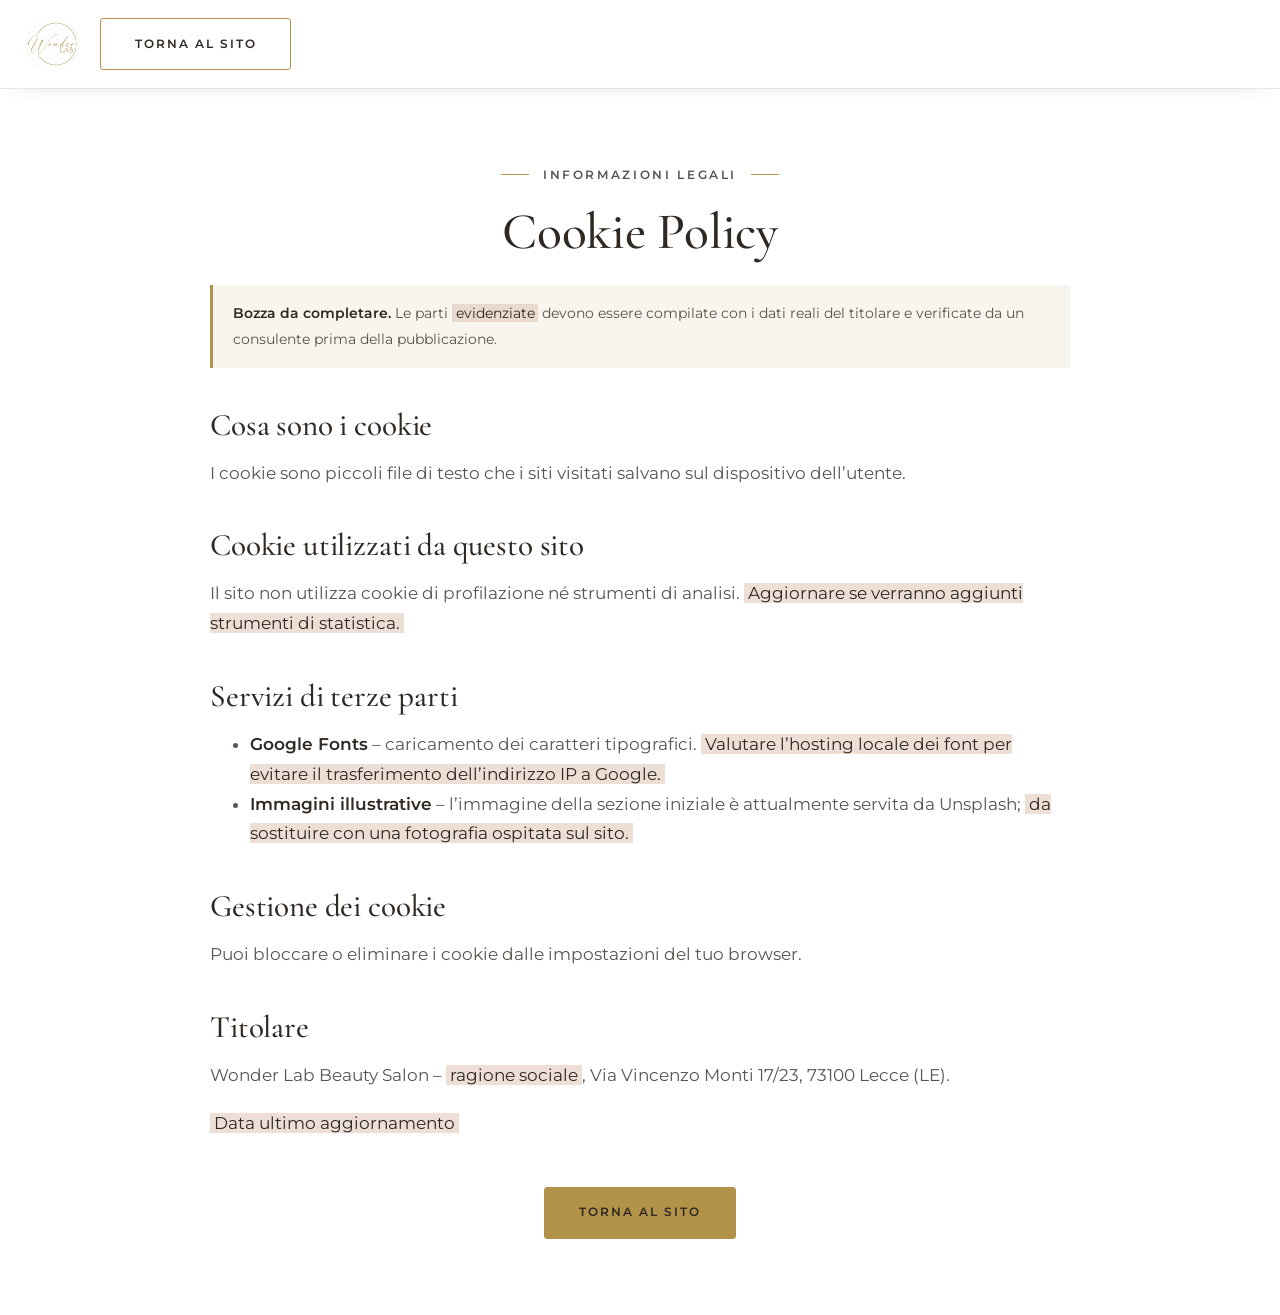
<file: cookie-policy.html>
<!doctype html>
<html lang="it">
<head>
  <meta charset="utf-8">
  <meta name="viewport" content="width=device-width, initial-scale=1">
  <title>Cookie Policy | Wonder Lab Beauty Salon Lecce</title>
  <meta name="robots" content="noindex">
  <link rel="icon" type="image/webp" href="assets/img/wonder-lab-logo.webp">
  <link rel="preconnect" href="https://fonts.googleapis.com">
  <link rel="preconnect" href="https://fonts.gstatic.com" crossorigin>
  <link href="https://fonts.googleapis.com/css2?family=Cormorant+Garamond:wght@500;600&family=Montserrat:wght@400;500;600&display=swap" rel="stylesheet">
  <link rel="stylesheet" href="css/styles.css">
  <style>
    .legal { padding-block: clamp(3rem, 6vw, 6rem); }
    .legal h1 { font-size: var(--fs-h2); margin-bottom: 1.5rem; text-align: center; }
    .legal h2 { font-size: var(--fs-h3); margin: 2.5rem 0 1rem; }
    .legal p, .legal li { color: var(--text-soft); }
    .legal .todo { background: var(--ivory); border-left: 3px solid var(--gold); padding: 1rem 1.25rem; margin: 0 0 2rem; font-size: .9rem; }
    .legal mark { background: rgba(216,185,164,.45); color: var(--espresso); padding: 0 .25em; }
    .legal .back { text-align: center; margin-top: 3rem; }
  </style>
</head>
<body>
  <header class="site-header is-scrolled">
    <div class="container header-inner">
      <a class="brand" href="index.html" aria-label="Wonder Lab – torna alla home"><img src="assets/img/wonder-lab-logo.webp" alt="Wonder Lab" width="800" height="800" class="brand-logo"></a>
      <a class="btn btn-secondary btn-small" href="index.html">Torna al sito</a>
    </div>
  </header>
  <main class="legal container container-narrow">
    <p class="eyebrow" style="display:flex;justify-content:center">Informazioni legali</p>
    <h1>Cookie Policy</h1>
    <p class="todo"><strong>Bozza da completare.</strong> Le parti <mark>evidenziate</mark> devono essere compilate con i dati reali del titolare e verificate da un consulente prima della pubblicazione.</p>
    <h2>Cosa sono i cookie</h2>
    <p>I cookie sono piccoli file di testo che i siti visitati salvano sul dispositivo dell’utente.</p>
    <h2>Cookie utilizzati da questo sito</h2>
    <p>Il sito non utilizza cookie di profilazione né strumenti di analisi. <mark>Aggiornare se verranno aggiunti strumenti di statistica.</mark></p>
    <h2>Servizi di terze parti</h2>
    <ul>
      <li><strong>Google Fonts</strong> – caricamento dei caratteri tipografici. <mark>Valutare l’hosting locale dei font per evitare il trasferimento dell’indirizzo IP a Google.</mark></li>
      <li><strong>Immagini illustrative</strong> – l’immagine della sezione iniziale è attualmente servita da Unsplash; <mark>da sostituire con una fotografia ospitata sul sito.</mark></li>
    </ul>
    <h2>Gestione dei cookie</h2>
    <p>Puoi bloccare o eliminare i cookie dalle impostazioni del tuo browser.</p>
    <h2>Titolare</h2>
    <p>Wonder Lab Beauty Salon – <mark>ragione sociale</mark>, Via Vincenzo Monti 17/23, 73100 Lecce (LE).</p>
    <p><mark>Data ultimo aggiornamento</mark></p>
    <p class="back"><a class="btn btn-primary" href="index.html">Torna al sito</a></p>
  </main>
</body>
</html>
</file>
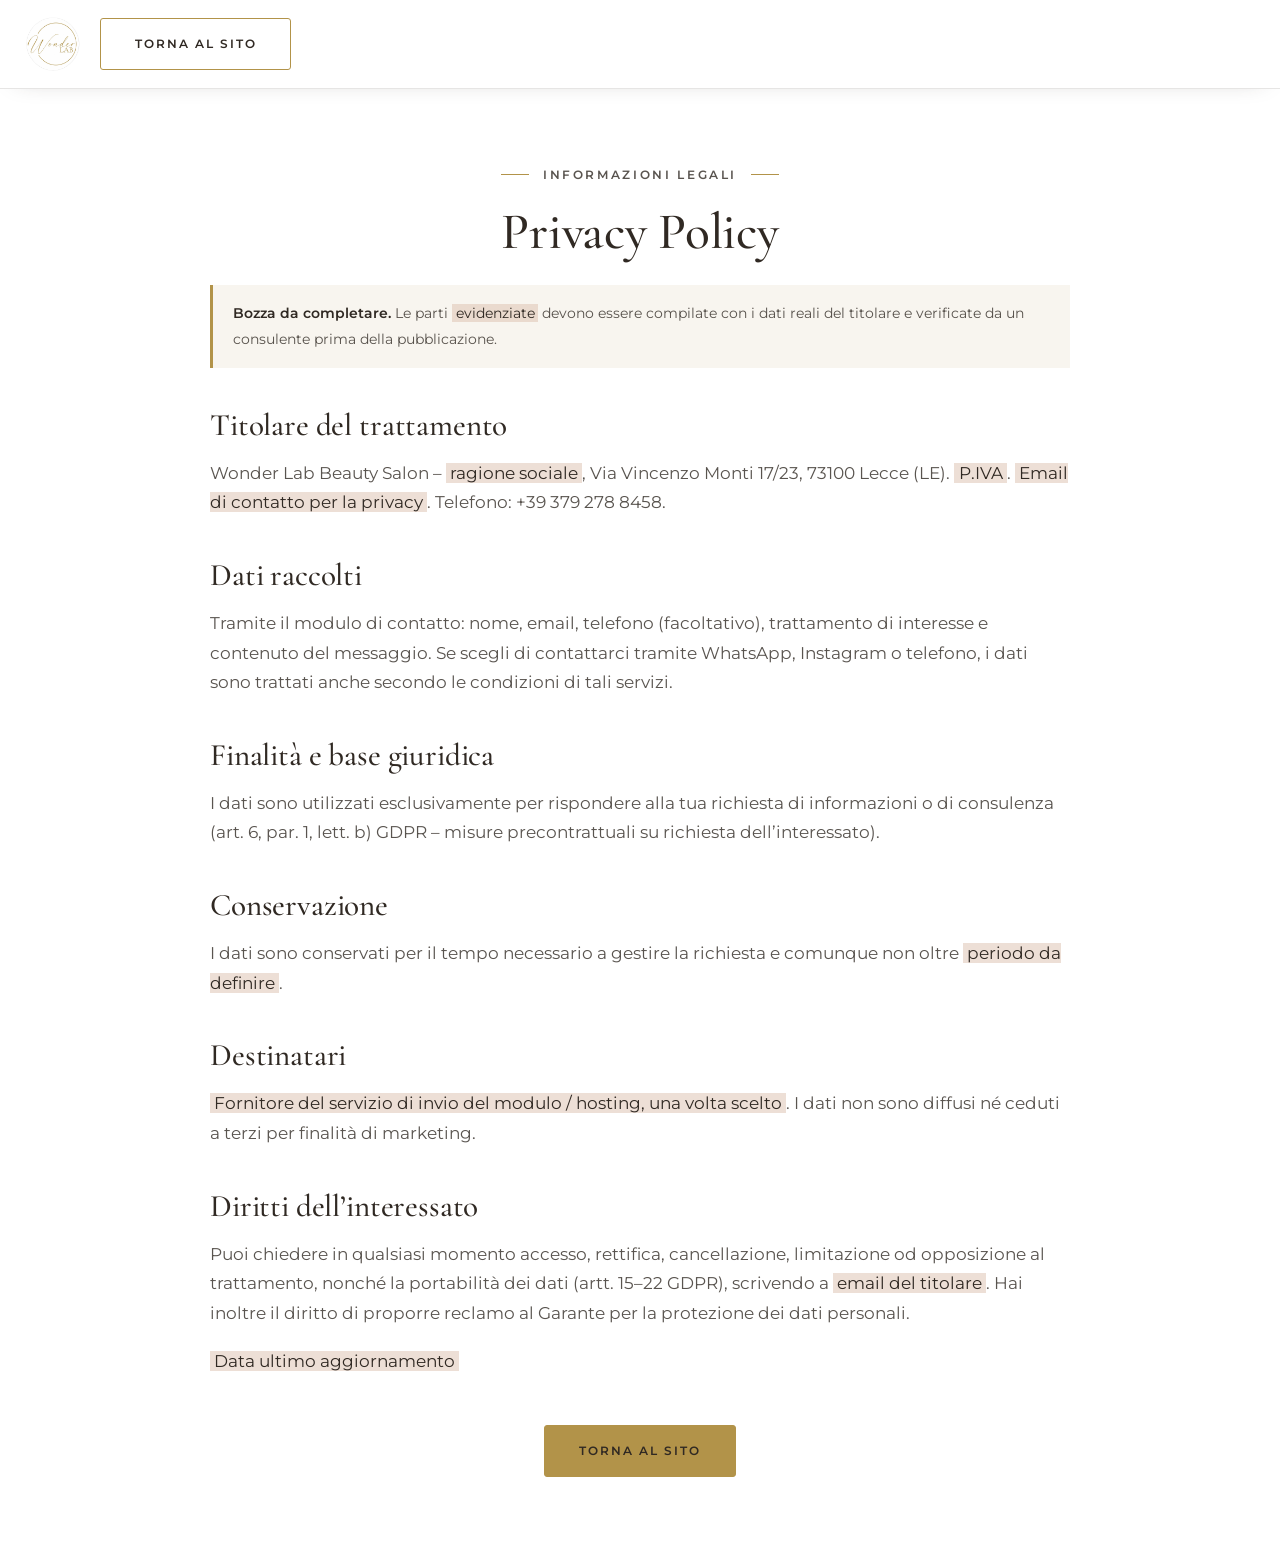
<file: privacy-policy.html>
<!doctype html>
<html lang="it">
<head>
  <meta charset="utf-8">
  <meta name="viewport" content="width=device-width, initial-scale=1">
  <title>Privacy Policy | Wonder Lab Beauty Salon Lecce</title>
  <meta name="robots" content="noindex">
  <link rel="icon" type="image/webp" href="assets/img/wonder-lab-logo.webp">
  <link rel="preconnect" href="https://fonts.googleapis.com">
  <link rel="preconnect" href="https://fonts.gstatic.com" crossorigin>
  <link href="https://fonts.googleapis.com/css2?family=Cormorant+Garamond:wght@500;600&family=Montserrat:wght@400;500;600&display=swap" rel="stylesheet">
  <link rel="stylesheet" href="css/styles.css">
  <style>
    .legal { padding-block: clamp(3rem, 6vw, 6rem); }
    .legal h1 { font-size: var(--fs-h2); margin-bottom: 1.5rem; text-align: center; }
    .legal h2 { font-size: var(--fs-h3); margin: 2.5rem 0 1rem; }
    .legal p, .legal li { color: var(--text-soft); }
    .legal .todo { background: var(--ivory); border-left: 3px solid var(--gold); padding: 1rem 1.25rem; margin: 0 0 2rem; font-size: .9rem; }
    .legal mark { background: rgba(216,185,164,.45); color: var(--espresso); padding: 0 .25em; }
    .legal .back { text-align: center; margin-top: 3rem; }
  </style>
</head>
<body>
  <header class="site-header is-scrolled">
    <div class="container header-inner">
      <a class="brand" href="index.html" aria-label="Wonder Lab – torna alla home"><img src="assets/img/wonder-lab-logo.webp" alt="Wonder Lab" width="800" height="800" class="brand-logo"></a>
      <a class="btn btn-secondary btn-small" href="index.html">Torna al sito</a>
    </div>
  </header>
  <main class="legal container container-narrow">
    <p class="eyebrow" style="display:flex;justify-content:center">Informazioni legali</p>
    <h1>Privacy Policy</h1>
    <p class="todo"><strong>Bozza da completare.</strong> Le parti <mark>evidenziate</mark> devono essere compilate con i dati reali del titolare e verificate da un consulente prima della pubblicazione.</p>
    <h2>Titolare del trattamento</h2>
    <p>Wonder Lab Beauty Salon – <mark>ragione sociale</mark>, Via Vincenzo Monti 17/23, 73100 Lecce (LE). <mark>P.IVA</mark>. <mark>Email di contatto per la privacy</mark>. Telefono: +39 379 278 8458.</p>
    <h2>Dati raccolti</h2>
    <p>Tramite il modulo di contatto: nome, email, telefono (facoltativo), trattamento di interesse e contenuto del messaggio. Se scegli di contattarci tramite WhatsApp, Instagram o telefono, i dati sono trattati anche secondo le condizioni di tali servizi.</p>
    <h2>Finalità e base giuridica</h2>
    <p>I dati sono utilizzati esclusivamente per rispondere alla tua richiesta di informazioni o di consulenza (art. 6, par. 1, lett. b) GDPR – misure precontrattuali su richiesta dell’interessato).</p>
    <h2>Conservazione</h2>
    <p>I dati sono conservati per il tempo necessario a gestire la richiesta e comunque non oltre <mark>periodo da definire</mark>.</p>
    <h2>Destinatari</h2>
    <p><mark>Fornitore del servizio di invio del modulo / hosting, una volta scelto</mark>. I dati non sono diffusi né ceduti a terzi per finalità di marketing.</p>
    <h2>Diritti dell’interessato</h2>
    <p>Puoi chiedere in qualsiasi momento accesso, rettifica, cancellazione, limitazione od opposizione al trattamento, nonché la portabilità dei dati (artt. 15–22 GDPR), scrivendo a <mark>email del titolare</mark>. Hai inoltre il diritto di proporre reclamo al Garante per la protezione dei dati personali.</p>
    <p><mark>Data ultimo aggiornamento</mark></p>
    <p class="back"><a class="btn btn-primary" href="index.html">Torna al sito</a></p>
  </main>
</body>
</html>
</file>
<file: css/styles.css>
/* =========================================================
   WONDER LAB — Luxury Beauty Boutique
   Sfondi sezione alternati: #FFFFFF / #EFDFD0
   Accenti e CTA: #B29349
   Box, tendine e form: sempre su un colore diverso dalla sezione
   ========================================================= */

:root {
  --white: #FFFFFF;
  --sand: #EFDFD0;
  --ivory: #F8F5EF;
  --gold: #B29349;
  --nude: #D8B9A4;
  --espresso: #302923;

  --text: var(--espresso);
  --text-soft: rgba(48, 41, 35, 0.8);
  --line: rgba(178, 147, 73, 0.55);
  --line-soft: rgba(48, 41, 35, 0.12);

  --serif: "Cormorant Garamond", "Times New Roman", Georgia, serif;
  --sans: "Montserrat", system-ui, -apple-system, "Segoe UI", sans-serif;

  --fs-h1: clamp(2.4rem, 1.55rem + 3.6vw, 5.1rem);      /* 38 → 82px */
  --fs-h2: clamp(2rem, 1.45rem + 2.2vw, 3.6rem);        /* 32 → 58px */
  --fs-h3: clamp(1.55rem, 1.35rem + 0.75vw, 2.1rem);    /* 25 → 34px */
  --fs-body: clamp(0.95rem, 0.9rem + 0.2vw, 1.0625rem); /* 15 → 17px */
  --fs-eyebrow: 0.75rem;

  --container: 1220px;
  --gutter: clamp(1rem, 0.5rem + 2.5vw, 2.5rem);
  --section-y: clamp(4.5rem, 3rem + 6vw, 8.5rem);
  --radius: 4px;
  --header-h: 88px;

  --ease: cubic-bezier(.22, .61, .36, 1);
}

/* ---------- Reset essenziale ---------- */
*, *::before, *::after { box-sizing: border-box; }
html { -webkit-text-size-adjust: 100%; scroll-behavior: smooth; scroll-padding-top: calc(var(--header-h) + 8px); }
body {
  margin: 0;
  background: var(--white);
  color: var(--text);
  font-family: var(--sans);
  font-size: var(--fs-body);
  line-height: 1.75;
  -webkit-font-smoothing: antialiased;
  text-rendering: optimizeLegibility;
  overflow-x: hidden;
}
@supports (overflow: clip) { html, body { overflow-x: clip; } }
img { display: block; max-width: 100%; height: auto; }
a { color: inherit; }
ul[role="list"], ol { list-style: none; margin: 0; padding: 0; }
h1, h2, h3 {
  font-family: var(--serif);
  font-weight: 500;
  line-height: 1.12;
  letter-spacing: -0.005em;
  margin: 0;
  color: var(--espresso);
  text-wrap: balance;
}
h1 { font-size: var(--fs-h1); }
h2 { font-size: var(--fs-h2); }
h3 { font-size: var(--fs-h3); font-weight: 600; }
p { margin: 0 0 1.1em; }
p:last-child { margin-bottom: 0; }
strong { font-weight: 600; color: var(--espresso); }
address { font-style: normal; }

.sr-only {
  position: absolute !important; width: 1px; height: 1px; padding: 0; margin: -1px;
  overflow: hidden; clip: rect(0 0 0 0); white-space: nowrap; border: 0;
}
.skip-link {
  position: absolute; left: 1rem; top: -100px; z-index: 200;
  background: var(--espresso); color: var(--white); padding: .75rem 1.25rem;
  font-size: .85rem; text-decoration: none; border-radius: var(--radius);
}
.skip-link:focus { top: 1rem; }
:focus-visible { outline: 2px solid var(--espresso); outline-offset: 3px; border-radius: 2px; }

.container {
  width: 100%;
  max-width: calc(var(--container) + var(--gutter) * 2);
  margin-inline: auto;
  padding-inline: var(--gutter);
}
.container-narrow { max-width: calc(860px + var(--gutter) * 2); }

/* ---------- Sezioni: alternanza bianco / sabbia ---------- */
.section { padding-block: var(--section-y); }
.bg-white { background: var(--white); --box-bg: var(--sand); }
.bg-sand  { background: var(--sand);  --box-bg: var(--white); }

.section-head {
  text-align: center;
  max-width: 820px;
  margin: 0 auto clamp(2.75rem, 2rem + 3vw, 4.5rem);
}
.section-intro { margin-top: 1.5rem; color: var(--text-soft); font-size: calc(var(--fs-body) * 1.03); }

.eyebrow {
  display: inline-flex;
  align-items: center;
  gap: .9rem;
  font-size: var(--fs-eyebrow);
  font-weight: 600;
  letter-spacing: .22em;
  text-transform: uppercase;
  color: var(--espresso);
  margin: 0 0 1.25rem;
  line-height: 1.5;
}
.eyebrow::before, .eyebrow::after { content: ""; width: 28px; height: 1px; background: var(--gold); flex: none; }

/* ---------- Pulsanti ----------
   Primario: oro #B29349 con testo espresso (contrasto 4.9:1, AA).
   Hover: espresso con testo bianco. */
.btn {
  display: inline-flex;
  align-items: center;
  justify-content: center;
  gap: .5rem;
  min-height: 52px;
  padding: .95rem 2.1rem;
  font-family: var(--sans);
  font-size: .78rem;
  font-weight: 600;
  letter-spacing: .16em;
  text-transform: uppercase;
  text-decoration: none;
  text-align: center;
  line-height: 1.3;
  border-radius: 3px;
  border: 1px solid var(--gold);
  cursor: pointer;
  transition: background-color .35s var(--ease), color .35s var(--ease), border-color .35s var(--ease), transform .35s var(--ease);
}
.btn-primary { background: var(--gold); color: var(--espresso); }
.btn-primary:hover { background: var(--espresso); border-color: var(--espresso); color: var(--white); transform: translateY(-1px); }
.btn-secondary { background: transparent; color: var(--espresso); }
.btn-secondary:hover { background: var(--gold); color: var(--espresso); }
.btn-block { width: 100%; }
.btn-row { display: flex; flex-wrap: wrap; justify-content: center; gap: 1rem; }
.section-cta { text-align: center; margin-top: clamp(2.75rem, 2rem + 2.5vw, 4rem); }

.line-icon {
  width: 34px; height: 34px;
  fill: none; stroke: var(--gold); stroke-width: 1.2;
  stroke-linecap: round; stroke-linejoin: round;
}

/* =========================================================
   1. HEADER
   ========================================================= */
.site-header {
  position: sticky;
  top: 0;
  z-index: 100;
  background: rgba(255, 255, 255, 0.97);
  border-bottom: 1px solid transparent;
  transition: border-color .4s var(--ease), box-shadow .4s var(--ease);
}
@supports (backdrop-filter: blur(8px)) {
  .site-header { background: rgba(255, 255, 255, 0.92); backdrop-filter: saturate(1.2) blur(10px); }
}
.site-header.is-scrolled { border-bottom-color: var(--line-soft); box-shadow: 0 6px 24px -18px rgba(48, 41, 35, .35); }

.header-inner {
  display: flex;
  align-items: center;
  gap: clamp(1rem, 1.6vw, 2rem);
  min-height: var(--header-h);
  max-width: 1480px;
  margin-inline: auto;
  padding-inline: clamp(1rem, 2vw, 2.5rem);
}

.brand {
  display: inline-flex;
  align-items: center;
  gap: .8rem;
  flex: none;
  text-decoration: none;
  border-radius: 4px;
}
.brand-logo { width: 62px; height: 62px; border-radius: 50%; flex: none; transition: width .35s var(--ease), height .35s var(--ease); }
.site-header.is-scrolled .brand-logo { width: 54px; height: 54px; }
.brand-text { display: flex; flex-direction: column; line-height: 1; }
.brand-name {
  font-family: var(--serif);
  font-size: 1.65rem;
  font-weight: 600;
  letter-spacing: .01em;
  color: var(--espresso);
  white-space: nowrap;
}
.brand-sub {
  margin-top: .38rem;
  font-size: .6rem;
  font-weight: 600;
  letter-spacing: .3em;
  text-transform: uppercase;
  color: var(--espresso);
  white-space: nowrap;
}

.desktop-nav { flex: 1; display: flex; justify-content: center; min-width: 0; }
.nav-list {
  display: flex;
  align-items: center;
  gap: clamp(.85rem, 1.25vw, 1.6rem);
  list-style: none;
  margin: 0; padding: 0;
}
.nav-list a {
  position: relative;
  display: inline-block;
  padding: .5rem 0;
  font-size: clamp(.76rem, .62rem + .2vw, .84rem);
  font-weight: 500;
  letter-spacing: .02em;
  text-decoration: none;
  white-space: nowrap;
  color: var(--espresso);
}
.nav-list a::after {
  content: "";
  position: absolute; left: 0; right: 0; bottom: .2rem;
  height: 1px;
  background: var(--gold);
  transform: scaleX(0);
  transition: transform .35s var(--ease);
}
.nav-list a:hover::after, .nav-list a[aria-current="true"]::after { transform: scaleX(1); }
.header-cta { flex: none; min-height: 46px; padding: .7rem 1.25rem; font-size: .68rem; letter-spacing: .14em; white-space: nowrap; }

.nav-toggle {
  display: none;
  width: 48px; height: 48px;
  margin-left: auto;
  border: 1px solid var(--line);
  border-radius: 50%;
  background: transparent;
  cursor: pointer;
  align-items: center; justify-content: center;
}
.nav-toggle-lines, .nav-toggle-lines::before, .nav-toggle-lines::after {
  display: block; width: 20px; height: 1.5px;
  background: var(--espresso);
  transition: transform .35s var(--ease), background-color .2s;
  content: "";
}
.nav-toggle-lines { position: relative; }
.nav-toggle-lines::before { position: absolute; top: -6px; }
.nav-toggle-lines::after  { position: absolute; top: 6px; }
.nav-toggle[aria-expanded="true"] .nav-toggle-lines { background: transparent; }
.nav-toggle[aria-expanded="true"] .nav-toggle-lines::before { transform: translateY(6px) rotate(45deg); }
.nav-toggle[aria-expanded="true"] .nav-toggle-lines::after  { transform: translateY(-6px) rotate(-45deg); }

.mobile-nav { display: none; }

/* Burger solo su schermi mobile/tablet: su desktop tutte le voci su una riga */
@media (max-width: 1179px) {
  :root { --header-h: 76px; }
  .desktop-nav, .header-cta { display: none; }
  .nav-toggle { display: inline-flex; }
  .brand-logo, .site-header.is-scrolled .brand-logo { width: 52px; height: 52px; }
  .brand-name { font-size: 1.45rem; }
  .brand-sub { font-size: .56rem; }

  .mobile-nav {
    display: block;
    position: absolute;
    top: 100%; left: 0; right: 0;
    padding: .5rem var(--gutter) 1.75rem;
    background: var(--white);
    border-top: 1px solid var(--line-soft);
    border-bottom: 1px solid var(--line-soft);
    box-shadow: 0 18px 30px -24px rgba(48, 41, 35, .4);
    max-height: calc(100vh - var(--header-h));
    max-height: calc(100dvh - var(--header-h));
    overflow-y: auto;
    visibility: hidden;
    opacity: 0;
    transform: translateY(-8px);
    transition: opacity .3s var(--ease), transform .3s var(--ease), visibility 0s linear .3s;
  }
  .mobile-nav.is-open { visibility: visible; opacity: 1; transform: none; transition: opacity .3s var(--ease), transform .3s var(--ease), visibility 0s; }
  .mobile-list { list-style: none; margin: 0 0 1.5rem; padding: 0; }
  .mobile-list li + li { border-top: 1px solid var(--line-soft); }
  .mobile-list a { display: block; padding: .9rem 0; font-size: .95rem; font-weight: 500; text-decoration: none; color: var(--espresso); }
}

/* =========================================================
   2. HERO
   ========================================================= */
/* Immagine a tutta larghezza e tutta altezza della sezione */
.hero { background: var(--white); }
.hero-frame {
  position: relative;
  display: grid;
  place-items: center;
  width: 100%;
  min-height: max(600px, calc(100vh - var(--header-h)));
  min-height: max(600px, calc(100svh - var(--header-h)));
  overflow: hidden;
  isolation: isolate;
}
.hero-img {
  position: absolute; inset: 0;
  width: 100%; height: 100%;
  object-fit: cover;
  object-position: 55% 35%;
  z-index: -2;
  filter: saturate(.85) sepia(.06);
}
.hero-overlay {
  position: absolute; inset: 0;
  z-index: -1;
  background:
    radial-gradient(ellipse 48% 58% at 50% 52%, rgba(255,255,255,.9) 0%, rgba(255,255,255,.78) 55%, rgba(255,255,255,.45) 100%),
    linear-gradient(180deg, rgba(255,255,255,.25), rgba(255,255,255,0) 30%, rgba(255,255,255,0) 75%, rgba(255,255,255,.3));
}
.hero-content {
  text-align: center;
  max-width: 880px;
  padding: clamp(4.5rem, 3rem + 6vw, 7.5rem) clamp(1.25rem, 4vw, 3rem) clamp(3.5rem, 2.5rem + 4vw, 5.5rem);
}
.hero-content .eyebrow { margin-bottom: 1.75rem; }
.hero h1 { margin-bottom: 1.6rem; }
/* Titolo bicolore: seconda parte in oro, corsivo */
.hero h1 .accent { display: block; color: var(--gold); font-style: italic; font-weight: 600; }
.hero-lead { max-width: 640px; margin: 0 auto 2.5rem; font-size: clamp(1rem, .95rem + .3vw, 1.15rem); color: var(--espresso); }
.hero-note {
  display: flex; align-items: center; justify-content: center; gap: 1rem;
  margin-top: 2.75rem;
  font-family: var(--serif); font-style: italic; font-weight: 500;
  font-size: clamp(1.15rem, 1rem + .5vw, 1.4rem);
}
.hairline { width: 40px; height: 1px; background: var(--gold); flex: none; }

/* =========================================================
   3. CHI SIAMO
   ========================================================= */
.about-grid {
  display: grid;
  grid-template-columns: minmax(0, 5fr) minmax(0, 7fr);
  grid-template-areas: "head head" "visual text";
  column-gap: clamp(2.5rem, 6vw, 6rem);
  align-items: start;
}
.about-head { grid-area: head; }
.about-visual { grid-area: visual; margin: 0; position: sticky; top: calc(var(--header-h) + 2rem); text-align: center; isolation: isolate; }
.about-text { grid-area: text; }
.about-circle {
  position: relative;
  width: min(100%, 300px);
  aspect-ratio: 1;
  margin-inline: auto;
  border-radius: 50%;
  background: var(--white);
  display: grid; place-items: center;
  overflow: hidden;
  box-shadow: 0 0 0 1px var(--line);
}
.about-logo, .about-photo { width: 100%; height: 100%; object-fit: cover; }
.about-caption { margin-top: 2.25rem; font-family: var(--serif); font-style: italic; font-size: 1.35rem; }
.lead-serif { font-family: var(--serif); font-size: clamp(1.4rem, 1.2rem + .7vw, 1.75rem); line-height: 1.45; font-weight: 500; margin-bottom: 1.5rem; }
.about-text > p:not(.lead-serif) { color: var(--text-soft); }

.founders { display: grid; grid-template-columns: 1fr 1fr; gap: clamp(1.75rem, 3vw, 3rem); margin-top: clamp(2.5rem, 4vw, 3.5rem); }
.founder { padding-top: 1.75rem; border-top: 1px solid var(--line); position: relative; }
.founder::before { content: ""; position: absolute; top: -4px; left: 0; width: 7px; height: 7px; border-radius: 50%; background: var(--gold); }
.founder h3 { margin-bottom: 1rem; font-size: clamp(1.7rem, 1.5rem + .6vw, 2.05rem); }
.founder h3 span { display: block; margin-top: .45rem; font-family: var(--sans); font-size: .72rem; font-weight: 600; letter-spacing: .16em; text-transform: uppercase; line-height: 1.5; }
.founder p { font-size: .95em; color: var(--text-soft); }

/* =========================================================
   4. A CHI CI RIVOLGIAMO
   ========================================================= */
.audience-grid { display: grid; grid-template-columns: repeat(3, minmax(0, 1fr)); gap: clamp(1.25rem, 2.5vw, 2rem); }
.audience-card {
  background: var(--box-bg);
  border: 1px solid var(--line);
  border-radius: var(--radius);
  padding: clamp(2.25rem, 2rem + 1.5vw, 3.25rem) clamp(1.75rem, 1.5rem + 1vw, 2.5rem);
  text-align: center;
  transition: transform .45s var(--ease), box-shadow .45s var(--ease), border-color .45s var(--ease);
}
.audience-card:hover { transform: translateY(-4px); border-color: var(--gold); box-shadow: 0 22px 40px -32px rgba(48, 41, 35, .45); }
.audience-card .line-icon { margin: 0 auto 1.6rem; }
.audience-card h3 { margin-bottom: 1rem; font-size: clamp(1.5rem, 1.35rem + .5vw, 1.8rem); }
.audience-card p { color: var(--text-soft); font-size: .95em; }

/* =========================================================
   5. IL NOSTRO APPROCCIO — indice editoriale (niente box, niente numeri)
   ========================================================= */
.principles { max-width: 1080px; margin-inline: auto; }
.principle {
  position: relative;
  display: grid;
  grid-template-columns: minmax(0, 5fr) minmax(0, 6fr);
  gap: clamp(1.5rem, 4vw, 4rem);
  align-items: center;
  padding-block: clamp(1.8rem, 1.4rem + 1.4vw, 2.6rem);
}
/* filetto oro che si disegna da sinistra a destra all'ingresso */
.principle::before, .principle:last-child::after {
  content: "";
  position: absolute; left: 0; right: 0;
  height: 1px;
  background: linear-gradient(90deg, var(--gold), rgba(178,147,73,.25));
  transform-origin: left center;
  transition: transform 1.1s var(--ease) .1s;
}
.principle::before { top: 0; }
.principle:last-child::after { bottom: 0; }
.js .principle::before, .js .principle:last-child::after { transform: scaleX(0); }
.js .principle.is-visible::before, .js .principle.is-visible:last-child::after { transform: scaleX(1); }

.principle-word {
  display: flex;
  align-items: center;
  gap: 1.25rem;
  font-family: var(--serif);
  font-style: italic;
  font-weight: 500;
  font-size: clamp(2rem, 1.5rem + 1.9vw, 3.2rem);
  line-height: 1.1;
  color: var(--espresso);
  transition: transform .5s var(--ease);
}
/* bullet a perla */
.principle-word::before {
  content: "";
  flex: none;
  width: 14px; height: 14px;
  border-radius: 50%;
  border: 1px solid var(--gold);
  background: radial-gradient(circle, var(--gold) 0 2.5px, transparent 3px);
  transition: background-color .45s var(--ease), box-shadow .45s var(--ease);
}
.principle p { margin: 0; color: var(--text-soft); max-width: 520px; }

@media (hover: hover) {
  .principle:hover .principle-word { transform: translateX(10px); }
  .principle:hover .principle-word::before { background-color: var(--gold); box-shadow: 0 0 0 6px rgba(178,147,73,.15); }
}

/* =========================================================
   6. I SERVIZI — 4 box identiche
   ========================================================= */
.services-grid {
  display: grid;
  grid-template-columns: repeat(4, minmax(0, 1fr));
  align-items: start;               /* aprendo una box le altre restano chiuse e invariate */
  gap: clamp(1.25rem, 2vw, 1.75rem);
}
.service-card {
  display: flex;
  flex-direction: column;
  background: var(--box-bg);
  border: 1px solid var(--line);
  border-radius: var(--radius);
  overflow: hidden;
  transition: transform .45s var(--ease), box-shadow .45s var(--ease);
}
.service-card:hover { transform: translateY(-4px); box-shadow: 0 24px 44px -34px rgba(48, 41, 35, .5); }
.service-media { aspect-ratio: 4 / 3; overflow: hidden; background: var(--ivory); flex: none; }
.service-media img { width: 100%; height: 100%; object-fit: cover; transition: transform .6s var(--ease); }
.service-card:hover .service-media img { transform: scale(1.03); }
.service-body { flex: 1; display: flex; flex-direction: column; padding: 1.5rem 1.5rem 1.6rem; border-top: 1px solid var(--line); }
.service-body h3 {
  font-size: clamp(1.5rem, 1.38rem + .4vw, 1.75rem);
  margin-bottom: 1rem;
  min-height: 2.24em;               /* spazio per 2 righe: tutte le box chiuse hanno la stessa altezza */
  display: flex; align-items: flex-end;
}
.service-body p { font-size: .9em; color: var(--text-soft); line-height: 1.7; }

/* Testo nascosto dietro "Scopri di più" (senza JS resta visibile) */
.js .service-more { display: grid; grid-template-rows: 0fr; transition: grid-template-rows .5s var(--ease); }
.js .service-more > div { overflow: hidden; }
.js .service-more[aria-hidden="true"] > div { visibility: hidden; transition: visibility 0s linear .5s; }
.js .service-card.is-open .service-more { grid-template-rows: 1fr; }
.service-more > div > :first-child { padding-top: .1rem; }
.service-more > div > :last-child { margin-bottom: 1.2rem; }
.more-btn { display: none; }
.js .more-btn {
  display: inline-flex;
  align-items: center;
  gap: .7rem;
  align-self: flex-start;
  margin-top: auto;
  min-height: 44px;
  padding: .3rem 0;
  background: none;
  border: 0;
  font-family: var(--sans);
  font-size: .72rem;
  font-weight: 600;
  letter-spacing: .16em;
  text-transform: uppercase;
  color: var(--espresso);
  cursor: pointer;
}
.more-label { background: linear-gradient(var(--gold), var(--gold)) 0 100% / 100% 1px no-repeat; padding-bottom: 3px; transition: background-size .35s var(--ease); }
.more-btn:hover .more-label { background-size: 0 1px; }
.more-icon { position: relative; width: 26px; height: 26px; border: 1px solid var(--gold); border-radius: 50%; flex: none; transition: background-color .35s var(--ease); }
.more-icon::before, .more-icon::after { content: ""; position: absolute; left: 50%; top: 50%; width: 10px; height: 1px; background: var(--espresso); translate: -50% -50%; transition: transform .35s var(--ease); }
.more-icon::after { transform: rotate(90deg); }
.more-btn[aria-expanded="true"] .more-icon { background: var(--gold); }
.more-btn[aria-expanded="true"] .more-icon::after { transform: rotate(0deg); }
.formula { margin-top: .9rem !important; display: grid; gap: .45rem; }
.formula li {
  position: relative;
  padding-left: 1.15rem;
  font-size: .86em;
  line-height: 1.55;
  color: var(--espresso);
  font-weight: 500;
}
.formula li::before { content: ""; position: absolute; left: 0; top: .62em; width: 7px; height: 1px; background: var(--gold); }

/* =========================================================
   7. COME FUNZIONA — percorso animato (senza box)
   ========================================================= */
.journey { position: relative; max-width: 1180px; margin-inline: auto; --p: 0; }
.journey-steps { display: grid; grid-template-columns: repeat(4, minmax(0, 1fr)); gap: clamp(1.5rem, 3vw, 3rem); position: relative; z-index: 1; }
.journey-track {
  position: absolute;
  top: 2.6rem;
  left: 12.5%; right: 12.5%;
  height: 1px;
  background: var(--line-soft);
}
.journey-fill {
  position: absolute; left: 0; top: 0; bottom: 0;
  width: calc(var(--p) * 100%);
  background: linear-gradient(90deg, rgba(178,147,73,.35), var(--gold));
}
.journey-spark {
  position: absolute;
  top: 50%;
  left: calc(var(--p) * 100%);
  width: 10px; height: 10px;
  margin: -5px 0 0 -5px;
  border-radius: 50%;
  background: var(--gold);
  box-shadow: 0 0 0 4px rgba(178,147,73,.18), 0 0 18px 6px rgba(178,147,73,.45);
  opacity: calc(var(--p) * 40);   /* compare appena inizia il percorso */
}
.jstep { text-align: center; }
.jnum {
  position: relative;
  display: inline-grid; place-items: center;
  width: 5.2rem; height: 5.2rem;
  margin-bottom: 1.6rem;
  border: 1px solid var(--gold);
  border-radius: 50%;
  background: var(--white);
  font-family: var(--serif);
  font-size: 1.9rem;
  font-weight: 600;
  color: var(--espresso);
  transition: background-color .6s var(--ease), transform .6s var(--ease);
}
.jnum::after {   /* onda che si espande quando il passaggio si accende */
  content: "";
  position: absolute; inset: -1px;
  border-radius: 50%;
  border: 1px solid var(--gold);
  opacity: 0;
}
.jstep h3 { font-size: clamp(1.45rem, 1.3rem + .5vw, 1.8rem); margin-bottom: .8rem; }
.jstep p { color: var(--text-soft); max-width: 290px; margin-inline: auto; font-size: .95em; }

.js .jstep h3, .js .jstep p { opacity: .4; transform: translateY(8px); transition: opacity .6s var(--ease), transform .6s var(--ease); }
.js .jstep.is-active h3, .js .jstep.is-active p { opacity: 1; transform: none; }
.js .jstep.is-active .jnum { background: var(--gold); transform: scale(1.06); }
.js .jstep.is-active .jnum::after { animation: ripple 1.1s var(--ease) 1 both; }
@keyframes ripple { from { opacity: .9; transform: scale(1); } to { opacity: 0; transform: scale(1.7); } }

/* =========================================================
   8. DOVE RICEVIAMO — solo indirizzo
   ========================================================= */
.address-box {
  display: flex;
  align-items: center;
  justify-content: center;
  gap: 1.25rem;
  width: fit-content;
  max-width: 100%;
  margin-inline: auto;
  padding: 1.6rem 2.25rem;
  background: var(--box-bg);
  border: 1px solid var(--line);
  border-radius: var(--radius);
}
.address-box .line-icon { width: 38px; height: 38px; flex: none; }
.address-box address {
  font-family: var(--serif);
  font-size: clamp(1.3rem, 1.15rem + .5vw, 1.6rem);
  font-weight: 500;
  line-height: 1.3;
}

/* =========================================================
   9. FAQ
   ========================================================= */
.faq { display: grid; gap: .85rem; }
.faq-item { background: var(--box-bg); border: 1px solid var(--line); border-radius: var(--radius); }
.faq-item h3 { font-family: var(--sans); font-size: 1rem; }
.faq-q {
  width: 100%;
  display: flex; align-items: center; justify-content: space-between; gap: 1.5rem;
  padding: 1.35rem clamp(1.1rem, 2.5vw, 1.75rem);
  min-height: 56px;
  background: none; border: 0; text-align: left;
  font-family: var(--sans);
  font-size: clamp(.98rem, .93rem + .2vw, 1.08rem);
  font-weight: 500;
  line-height: 1.5;
  color: var(--espresso);
  cursor: pointer;
  border-radius: var(--radius);
}
.faq-icon {
  position: relative; flex: none;
  width: 34px; height: 34px;
  border: 1px solid var(--gold);
  border-radius: 50%;
  background: var(--white);
  transition: background-color .35s var(--ease);
}
.faq-icon::before, .faq-icon::after {
  content: ""; position: absolute; left: 50%; top: 50%;
  width: 12px; height: 1px; background: var(--espresso);
  translate: -50% -50%;
  transition: transform .35s var(--ease);
}
.faq-icon::after { transform: rotate(90deg); }
.faq-q[aria-expanded="true"] .faq-icon { background: var(--gold); }
.faq-q[aria-expanded="true"] .faq-icon::after { transform: rotate(0deg); }
.faq-a { display: grid; grid-template-rows: 0fr; transition: grid-template-rows .45s var(--ease); }
.faq-a > div { overflow: hidden; }
.faq-a p { color: var(--text-soft); padding: 0 clamp(1.1rem, 2.5vw, 1.75rem) 1.5rem; margin: 0; }
.faq-item.is-open .faq-a { grid-template-rows: 1fr; }
.faq-a[aria-hidden="true"] > div { visibility: hidden; transition: visibility 0s linear .45s; }
.faq-a a { color: var(--espresso); text-decoration-color: var(--gold); text-underline-offset: 3px; }

/* =========================================================
   10. CONTATTI — solo form centrale
   ========================================================= */
.contact-form {
  max-width: 640px;
  margin-inline: auto;
  background: var(--box-bg);
  border: 1px solid var(--line);
  border-radius: var(--radius);
  padding: clamp(1.5rem, 1rem + 2vw, 2.5rem);
}
.field { margin-bottom: 1.1rem; min-width: 0; }
.field-row { display: grid; grid-template-columns: 1fr 1fr; gap: 1.1rem; }
.field label {
  display: block;
  margin-bottom: .45rem;
  font-size: .7rem;
  font-weight: 600;
  letter-spacing: .16em;
  text-transform: uppercase;
  line-height: 1.5;
}
.field label .optional { text-transform: none; letter-spacing: .02em; font-weight: 400; color: var(--text-soft); }
.field input[type="text"], .field input[type="email"], .field input[type="tel"], .field select, .field textarea {
  width: 100%;
  min-height: 48px;
  padding: .7rem .95rem;
  font: inherit;
  font-size: 1rem;
  color: var(--espresso);
  background: var(--white);
  border: 1px solid rgba(48, 41, 35, .28);
  border-radius: 3px;
  transition: border-color .3s var(--ease), box-shadow .3s var(--ease);
  appearance: none;
}
.field textarea { resize: vertical; min-height: 110px; line-height: 1.6; }
.field input:hover, .field select:hover, .field textarea:hover { border-color: var(--gold); }
.field input:focus-visible, .field select:focus-visible, .field textarea:focus-visible {
  outline: none; border-color: var(--espresso); box-shadow: 0 0 0 3px rgba(178, 147, 73, .3);
}
.select-wrap { position: relative; }
.select-wrap::after {
  content: ""; position: absolute; right: 1.1rem; top: 50%;
  width: 7px; height: 7px;
  border-right: 1.5px solid var(--espresso); border-bottom: 1.5px solid var(--espresso);
  transform: translateY(-70%) rotate(45deg);
  pointer-events: none;
}
.field select { padding-right: 2.75rem; cursor: pointer; }

.field.has-error input, .field.has-error select, .field.has-error textarea { border-color: #8C2F1E; }
.field-error { margin: .4rem 0 0; font-size: .8rem; line-height: 1.45; color: #8C2F1E; }
.field-error:empty { display: none; }
.field-error::before { content: "! "; font-weight: 700; }

.field-check { display: grid; grid-template-columns: auto 1fr; gap: .25rem .8rem; align-items: start; margin-bottom: 1.4rem; }
.field-check input {
  appearance: none;
  width: 22px; height: 22px; margin: .15rem 0 0;
  border: 1px solid rgba(48, 41, 35, .45); border-radius: 3px;
  background: var(--white);
  display: grid; place-items: center;
  cursor: pointer;
  transition: background-color .25s var(--ease), border-color .25s var(--ease);
}
.field-check input::after {
  content: ""; width: 6px; height: 11px;
  border-right: 2px solid var(--espresso); border-bottom: 2px solid var(--espresso);
  transform: translateY(-1px) rotate(45deg) scale(0);
  transition: transform .2s var(--ease);
}
.field-check input:checked { background: var(--gold); border-color: var(--gold); }
.field-check input:checked::after { transform: translateY(-1px) rotate(45deg) scale(1); }
.field-check.has-error input { border-color: #8C2F1E; }
.field-check label { text-transform: none; letter-spacing: 0; font-weight: 400; font-size: .85rem; line-height: 1.6; margin: 0; color: var(--text-soft); }
.field-check label a { color: var(--espresso); text-decoration-color: var(--gold); text-underline-offset: 3px; }
.field-check .field-error { grid-column: 2; }

.form-status {
  margin-top: 1.4rem;
  padding: 1.3rem 1.4rem;
  border: 1px solid var(--line);
  border-left: 3px solid var(--gold);
  background: var(--ivory);
  border-radius: 3px;
  font-size: .9rem;
  line-height: 1.65;
}
.form-status:focus { outline: none; }
.form-status strong { display: block; font-family: var(--serif); font-size: 1.35rem; font-weight: 600; margin-bottom: .35rem; }
.form-status .btn { margin-top: 1rem; }
.form-status.is-error { border-left-color: #8C2F1E; }

/* =========================================================
   11. FOOTER
   ========================================================= */
.site-footer { background: var(--espresso); color: var(--ivory); padding-top: clamp(3.5rem, 2.5rem + 4vw, 5.5rem); font-size: .92rem; }
.site-footer a { color: var(--ivory); text-decoration: none; transition: color .3s var(--ease); }
.site-footer a:hover { color: var(--gold); }
.footer-grid {
  display: grid;
  grid-template-columns: 1.3fr 1fr 1.2fr;
  gap: clamp(2rem, 4vw, 4rem);
  padding-bottom: clamp(2.5rem, 4vw, 3.5rem);
}
.footer-brand { display: flex; align-items: center; gap: 1.4rem; align-self: start; }
.footer-logo {
  width: 96px; height: 96px; border-radius: 50%; flex: none;
  box-shadow: 0 0 0 1px rgba(178, 147, 73, .7), 0 0 0 6px var(--espresso), 0 0 0 7px rgba(178, 147, 73, .4);
}
.footer-name { font-family: var(--serif); font-size: 2.1rem; font-weight: 600; line-height: 1; margin: 0 0 .45rem; color: var(--white); }
.footer-sub { font-size: .66rem; font-weight: 600; letter-spacing: .3em; text-transform: uppercase; color: var(--gold); margin: 0 0 .9rem; }  /* oro su espresso: 4.9:1 */
.footer-tag { font-family: var(--serif); font-style: italic; font-size: 1.15rem; color: var(--nude); margin: 0; }
.footer-label { font-size: .7rem; font-weight: 600; letter-spacing: .2em; text-transform: uppercase; color: var(--gold); margin-bottom: 1rem; }
.footer-col address, .footer-col p:not(.footer-label) { margin-bottom: .55rem; color: rgba(248, 245, 239, .86); }
.footer-links { list-style: none; margin: 0; padding: 0; display: grid; grid-template-columns: 1fr 1fr; gap: .55rem 1.5rem; }
.footer-links a { font-size: .88rem; }
.footer-bottom {
  display: flex; flex-wrap: wrap; align-items: center; justify-content: space-between; gap: 1rem;
  padding-block: 1.5rem 2rem;
  border-top: 1px solid rgba(178, 147, 73, .3);
  font-size: .8rem; color: rgba(248, 245, 239, .75);
}
.footer-bottom p { margin: 0; }
.footer-legal { list-style: none; margin: 0; padding: 0; display: flex; gap: 1.75rem; }

/* =========================================================
   ANIMAZIONI
   ========================================================= */
.js .reveal { opacity: 0; transform: translateY(18px); transition: opacity .6s var(--ease), transform .6s var(--ease); }
.js .reveal.is-visible { opacity: 1; transform: none; }
.js .audience-grid .reveal:nth-child(2), .js .services-grid .reveal:nth-child(2) { transition-delay: .08s; }
.js .audience-grid .reveal:nth-child(3), .js .services-grid .reveal:nth-child(3) { transition-delay: .16s; }
.js .services-grid .reveal:nth-child(4) { transition-delay: .24s; }

.hero-content > * { animation: heroIn .7s var(--ease) both; }
.hero-content > :nth-child(2) { animation-delay: .08s; }
.hero-content > :nth-child(3) { animation-delay: .16s; }
.hero-content > :nth-child(4) { animation-delay: .24s; }
.hero-content > :nth-child(5) { animation-delay: .32s; }
@keyframes heroIn { from { opacity: 0; transform: translateY(14px); } to { opacity: 1; transform: none; } }

@media (prefers-reduced-motion: reduce) {
  html { scroll-behavior: auto; }
  *, *::before, *::after { animation-duration: .01ms !important; animation-iteration-count: 1 !important; transition-duration: .01ms !important; transition-delay: 0s !important; }
  .js .reveal, .js .jstep h3, .js .jstep p { opacity: 1; transform: none; }
  .journey-spark { display: none; }
}

/* =========================================================
   RESPONSIVE
   ========================================================= */
@media (max-width: 1099px) {
  .services-grid { grid-template-columns: repeat(2, minmax(0, 1fr)); }
  .footer-grid { grid-template-columns: 1fr 1fr; }
  .footer-brand { grid-column: 1 / -1; }
}

@media (max-width: 959px) {
  .about-grid { grid-template-columns: 1fr; grid-template-areas: "visual" "head" "text"; }
  .about-visual { position: static; width: 100%; max-width: 240px; margin: 0 auto clamp(2rem, 5vw, 3rem); }
  .about-circle { width: min(100%, 220px); }
  .about-caption { margin-top: 1.4rem; font-size: 1.2rem; }
  .about-text { max-width: 680px; margin-inline: auto; }

  .audience-grid { grid-template-columns: 1fr; max-width: 560px; margin-inline: auto; }

  /* Approccio su mobile: parola sopra, testo sotto */
  .principle { grid-template-columns: 1fr; gap: .8rem; }
  .principle p { padding-left: calc(14px + 1.25rem); }

  /* Percorso verticale */
  .journey-steps { grid-template-columns: 1fr; gap: 0; max-width: 560px; margin-inline: auto; }
  .journey-track { right: auto; width: 1px; height: auto; }  /* posizione esatta calcolata via JS */
  .journey-fill { width: auto; right: 0; height: calc(var(--p) * 100%); bottom: auto; background: linear-gradient(180deg, rgba(178,147,73,.35), var(--gold)); }
  .journey-spark { left: 50%; top: calc(var(--p) * 100%); margin: -5px 0 0 -5px; }
  .jstep { display: grid; grid-template-columns: 5.2rem 1fr; column-gap: 1.5rem; text-align: left; padding-bottom: 2.75rem; }
  .jstep:last-child { padding-bottom: 0; }
  .jnum { grid-row: span 2; margin-bottom: 0; }
  .jstep h3 { margin: .85rem 0 .5rem; }
  .jstep p { margin: 0; max-width: none; }
}

@media (max-width: 767px) {
  .founders { grid-template-columns: 1fr; }
  .field-row { grid-template-columns: 1fr; gap: 0; }
}

@media (max-width: 599px) {
  .services-grid { grid-template-columns: 1fr; max-width: 440px; margin-inline: auto; }
  .hero-img { object-position: 52% 35%; }
  .hero-content { padding-inline: 1.1rem; }
  .eyebrow { letter-spacing: .16em; gap: .6rem; font-size: .68rem; }
  .eyebrow::before, .eyebrow::after { width: 18px; }
  .btn-row { flex-direction: column; align-items: stretch; }
  .btn { padding-inline: 1.25rem; }
  .address-box { flex-direction: column; text-align: center; gap: .75rem; padding: 1.5rem 1.75rem; }
  .footer-grid { grid-template-columns: 1fr; }
  .footer-bottom { flex-direction: column; align-items: flex-start; }
}

@media (max-width: 359px) {
  .brand-name { font-size: 1.25rem; }
  .brand-logo, .site-header.is-scrolled .brand-logo { width: 46px; height: 46px; }
  .brand { gap: .6rem; }
  .hero-note { gap: .6rem; }
  .hairline { width: 22px; }
  .jstep { grid-template-columns: 4.2rem 1fr; column-gap: 1rem; }
  .jnum { width: 4.2rem; height: 4.2rem; font-size: 1.6rem; }
}
</file>
